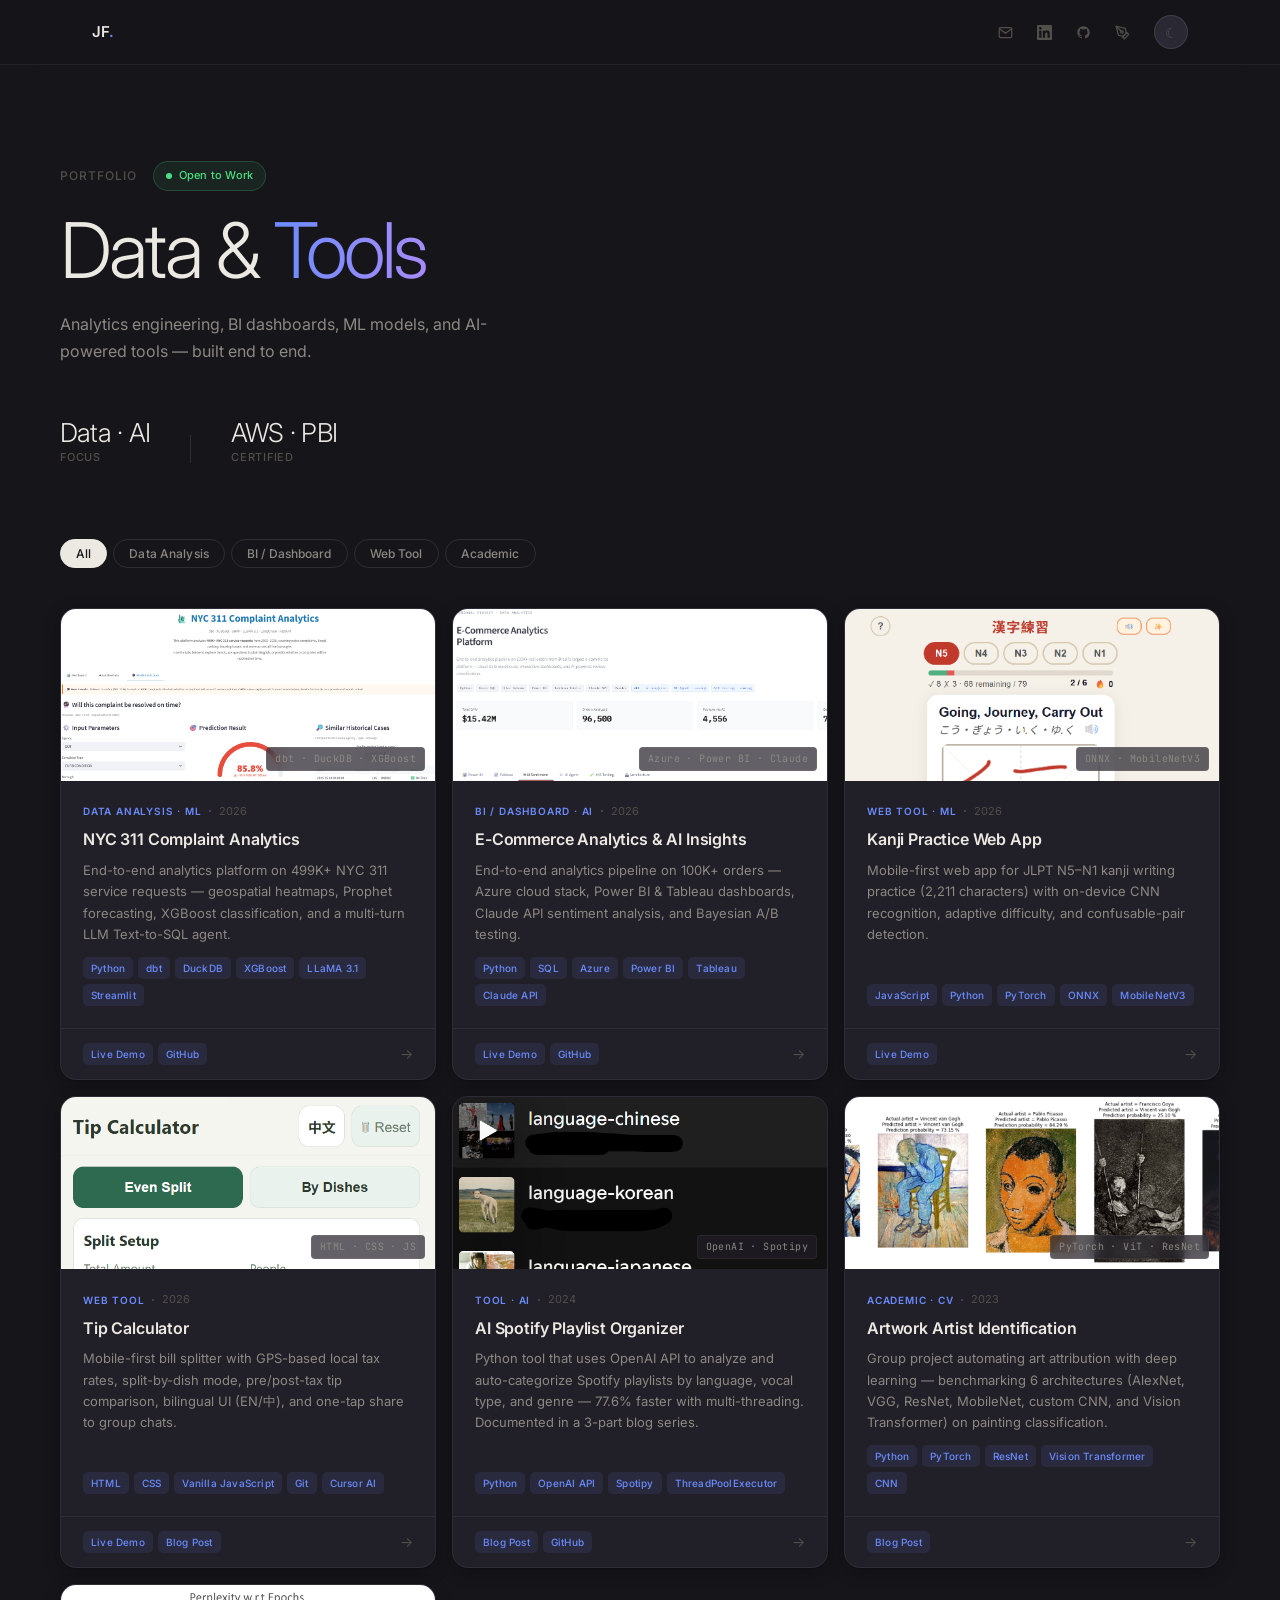
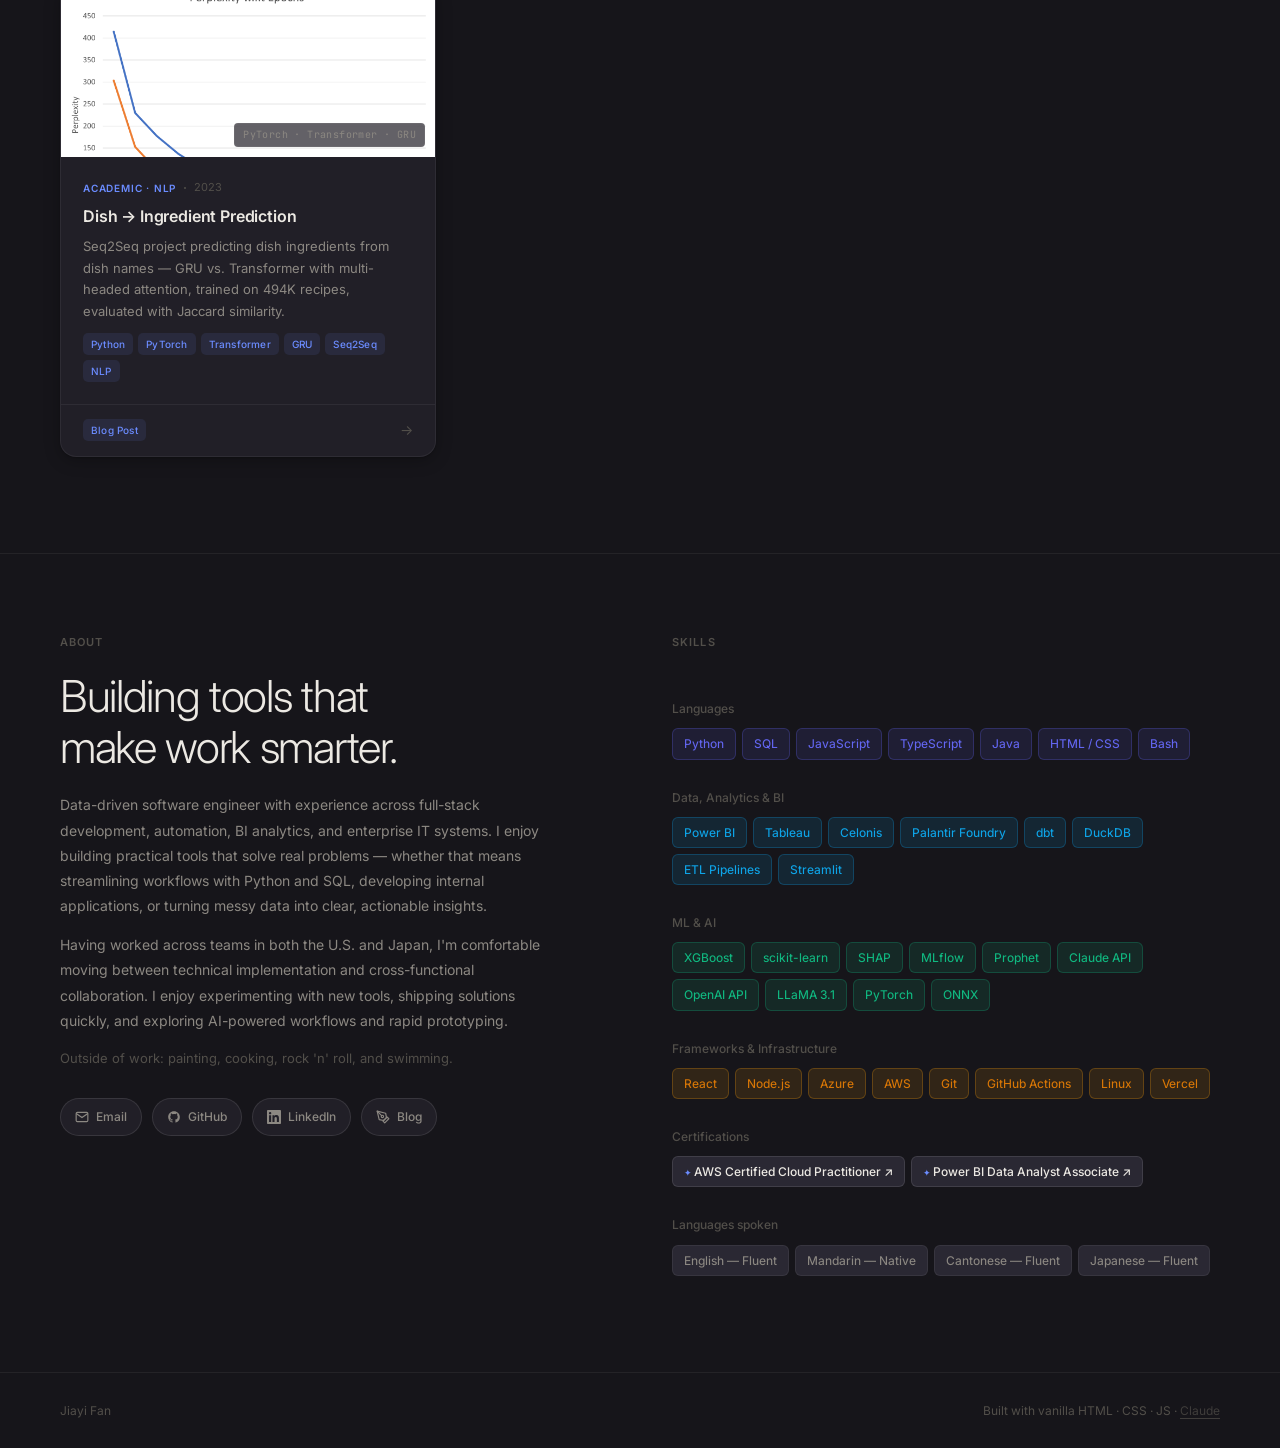
<file: index.html>
<!doctype html>
<html lang="en" data-theme="dark">
  <head>
    <meta charset="UTF-8" />
    <meta name="viewport" content="width=device-width, initial-scale=1.0" />
    <title>Jiayi Fan — Portfolio</title>
    <meta
      name="description"
      content="Portfolio of data analytics, BI dashboards, and web tools by JF."
    />
    <link rel="stylesheet" href="style.css" />
    <link rel="preconnect" href="https://fonts.googleapis.com" />
    <link
      href="https://fonts.googleapis.com/css2?family=Inter:wght@300;400;500;600&family=JetBrains+Mono:wght@400;500&display=swap"
      rel="stylesheet"
    />
  </head>
  <body>
    <header class="site-header">
      <div class="header-inner">
        <div class="logo">JF<span class="logo-dot">.</span></div>
        <nav class="header-nav">
          <a
            href="mailto:jiayi_fan@alumni.brown.edu"
            class="nav-link nav-icon"
            aria-label="Email me"
          >
            <svg
              width="15"
              height="15"
              viewBox="0 0 24 24"
              fill="none"
              stroke="currentColor"
              stroke-width="2"
            >
              <path
                d="M4 4h16c1.1 0 2 .9 2 2v12c0 1.1-.9 2-2 2H4c-1.1 0-2-.9-2-2V6c0-1.1.9-2 2-2z"
              />
              <polyline points="22,6 12,13 2,6" />
            </svg>
          </a>
          <a
            href="https://www.linkedin.com/in/jiayifan26/"
            target="_blank"
            class="nav-link nav-icon"
            aria-label="LinkedIn"
          >
            <svg width="15" height="15" viewBox="0 0 24 24" fill="currentColor">
              <path
                d="M20.447 20.452h-3.554v-5.569c0-1.328-.027-3.037-1.852-3.037-1.853 0-2.136 1.445-2.136 2.939v5.667H9.351V9h3.414v1.561h.046c.477-.9 1.637-1.85 3.37-1.85 3.601 0 4.267 2.37 4.267 5.455v6.286zM5.337 7.433a2.062 2.062 0 01-2.063-2.065 2.064 2.064 0 112.063 2.065zm1.782 13.019H3.555V9h3.564v11.452zM22.225 0H1.771C.792 0 0 .774 0 1.729v20.542C0 23.227.792 24 1.771 24h20.451C23.2 24 24 23.227 24 22.271V1.729C24 .774 23.2 0 22.222 0h.003z"
              />
            </svg>
          </a>
          <a
            href="https://github.com/jfan4926"
            target="_blank"
            class="nav-link nav-icon"
            aria-label="GitHub"
          >
            <svg width="15" height="15" viewBox="0 0 24 24" fill="currentColor">
              <path
                d="M12 2C6.477 2 2 6.484 2 12.017c0 4.425 2.865 8.18 6.839 9.504.5.092.682-.217.682-.483 0-.237-.008-.868-.013-1.703-2.782.605-3.369-1.343-3.369-1.343-.454-1.158-1.11-1.466-1.11-1.466-.908-.62.069-.608.069-.608 1.003.07 1.531 1.032 1.531 1.032.892 1.53 2.341 1.088 2.91.832.092-.647.35-1.088.636-1.338-2.22-.253-4.555-1.113-4.555-4.951 0-1.093.39-1.988 1.029-2.688-.103-.253-.446-1.272.098-2.65 0 0 .84-.27 2.75 1.026A9.564 9.564 0 0112 6.844c.85.004 1.705.115 2.504.337 1.909-1.296 2.747-1.027 2.747-1.027.546 1.379.202 2.398.1 2.651.64.7 1.028 1.595 1.028 2.688 0 3.848-2.339 4.695-4.566 4.943.359.309.678.92.678 1.855 0 1.338-.012 2.419-.012 2.747 0 .268.18.58.688.482A10.019 10.019 0 0022 12.017C22 6.484 17.522 2 12 2z"
              />
            </svg>
          </a>
          <a
            href="https://theparnassus.xyz/"
            target="_blank"
            class="nav-link nav-icon"
            aria-label="Blog"
          >
            <svg
              width="15"
              height="15"
              viewBox="0 0 24 24"
              fill="none"
              stroke="currentColor"
              stroke-width="2"
              stroke-linecap="round"
              stroke-linejoin="round"
            >
              <path d="M12 19l7-7 3 3-7 7-3-3z" />
              <path d="M18 13l-1.5-7.5L2 2l3.5 14.5L13 18l5-5z" />
              <path d="M2 2l7.586 7.586" />
              <circle cx="11" cy="11" r="2" />
            </svg>
          </a>
          <button
            class="theme-toggle"
            id="themeToggle"
            aria-label="Toggle theme"
          >
            <span class="theme-icon sun">&#9728;</span>
            <span class="theme-icon moon">&#9790;</span>
          </button>
        </nav>
      </div>
    </header>

    <main>
      <!-- Hero -->
      <section class="hero">
        <div class="hero-inner">
          <div class="hero-top">
            <p class="hero-eyebrow">Portfolio</p>
            <span class="available-badge">
              <span class="badge-dot"></span>
              Open to Work
            </span>
          </div>
          <h1 class="hero-title">
            Data &amp; <em class="gradient-text">Tools</em>
          </h1>
          <p class="hero-sub">
            Analytics engineering, BI dashboards, ML models, and AI-powered
            tools — built end to end.
          </p>
          <div class="hero-stats">
            <div class="stat">
              <span class="stat-num">Data · AI</span>
              <span class="stat-label">Focus</span>
            </div>
            <div class="stat-divider"></div>
            <div class="stat">
              <span class="stat-num">AWS · PBI</span>
              <span class="stat-label">Certified</span>
            </div>
          </div>
        </div>
      </section>

      <!-- Filter -->
      <section class="filter-bar">
        <div class="filter-inner">
          <button class="filter-btn active" data-filter="all">All</button>
          <button class="filter-btn" data-filter="da">Data Analysis</button>
          <button class="filter-btn" data-filter="bi">BI / Dashboard</button>
          <button class="filter-btn" data-filter="tool">Web Tool</button>
          <button class="filter-btn" data-filter="academic">Academic</button>
        </div>
      </section>

      <!-- Project grid -->
      <section class="grid-section">
        <div class="project-grid" id="projectGrid"></div>
      </section>

      <!-- About & Contact -->
      <section class="about-section">
        <div class="about-inner">
          <div class="about-bio">
            <p class="section-label">About</p>
            <h2 class="about-title">
              Building tools that<br />make work smarter.
            </h2>
            <p class="about-text">
              Data-driven software engineer with experience across full-stack
              development, automation, BI analytics, and enterprise IT systems.
              I enjoy building practical tools that solve real problems —
              whether that means streamlining workflows with Python and SQL,
              developing internal applications, or turning messy data into
              clear, actionable insights.
            </p>
            <p class="about-text">
              Having worked across teams in both the U.S. and Japan, I'm
              comfortable moving between technical implementation and
              cross-functional collaboration. I enjoy experimenting with new
              tools, shipping solutions quickly, and exploring AI-powered
              workflows and rapid prototyping.
            </p>
            <p class="about-text" style="color: var(--text-3); font-size: 13px">
              Outside of work: painting, cooking, rock 'n' roll, and swimming.
            </p>
            <div class="contact-links">
              <a href="mailto:jiayi_fan@alumni.brown.edu" class="contact-chip">
                <svg
                  width="14"
                  height="14"
                  viewBox="0 0 24 24"
                  fill="none"
                  stroke="currentColor"
                  stroke-width="2"
                >
                  <path
                    d="M4 4h16c1.1 0 2 .9 2 2v12c0 1.1-.9 2-2 2H4c-1.1 0-2-.9-2-2V6c0-1.1.9-2 2-2z"
                  />
                  <polyline points="22,6 12,13 2,6" />
                </svg>
                Email
              </a>
              <a
                href="https://github.com/jfan4926"
                target="_blank"
                class="contact-chip"
              >
                <svg
                  width="14"
                  height="14"
                  viewBox="0 0 24 24"
                  fill="currentColor"
                >
                  <path
                    d="M12 2C6.477 2 2 6.484 2 12.017c0 4.425 2.865 8.18 6.839 9.504.5.092.682-.217.682-.483 0-.237-.008-.868-.013-1.703-2.782.605-3.369-1.343-3.369-1.343-.454-1.158-1.11-1.466-1.11-1.466-.908-.62.069-.608.069-.608 1.003.07 1.531 1.032 1.531 1.032.892 1.53 2.341 1.088 2.91.832.092-.647.35-1.088.636-1.338-2.22-.253-4.555-1.113-4.555-4.951 0-1.093.39-1.988 1.029-2.688-.103-.253-.446-1.272.098-2.65 0 0 .84-.27 2.75 1.026A9.564 9.564 0 0112 6.844c.85.004 1.705.115 2.504.337 1.909-1.296 2.747-1.027 2.747-1.027.546 1.379.202 2.398.1 2.651.64.7 1.028 1.595 1.028 2.688 0 3.848-2.339 4.695-4.566 4.943.359.309.678.92.678 1.855 0 1.338-.012 2.419-.012 2.747 0 .268.18.58.688.482A10.019 10.019 0 0022 12.017C22 6.484 17.522 2 12 2z"
                  />
                </svg>
                GitHub
              </a>
              <a
                href="https://www.linkedin.com/in/jiayifan26/"
                target="_blank"
                class="contact-chip"
              >
                <svg
                  width="14"
                  height="14"
                  viewBox="0 0 24 24"
                  fill="currentColor"
                >
                  <path
                    d="M20.447 20.452h-3.554v-5.569c0-1.328-.027-3.037-1.852-3.037-1.853 0-2.136 1.445-2.136 2.939v5.667H9.351V9h3.414v1.561h.046c.477-.9 1.637-1.85 3.37-1.85 3.601 0 4.267 2.37 4.267 5.455v6.286zM5.337 7.433a2.062 2.062 0 01-2.063-2.065 2.064 2.064 0 112.063 2.065zm1.782 13.019H3.555V9h3.564v11.452zM22.225 0H1.771C.792 0 0 .774 0 1.729v20.542C0 23.227.792 24 1.771 24h20.451C23.2 24 24 23.227 24 22.271V1.729C24 .774 23.2 0 22.222 0h.003z"
                  />
                </svg>
                LinkedIn
              </a>
              <a
                href="https://theparnassus.xyz/"
                target="_blank"
                class="contact-chip"
              >
                <svg
                  width="14"
                  height="14"
                  viewBox="0 0 24 24"
                  fill="none"
                  stroke="currentColor"
                  stroke-width="2"
                  stroke-linecap="round"
                  stroke-linejoin="round"
                >
                  <path d="M12 19l7-7 3 3-7 7-3-3z" />
                  <path d="M18 13l-1.5-7.5L2 2l3.5 14.5L13 18l5-5z" />
                  <path d="M2 2l7.586 7.586" />
                  <circle cx="11" cy="11" r="2" />
                </svg>
                Blog
              </a>
            </div>
          </div>

          <div class="stack-panel">
            <p class="section-label">Skills</p>

            <div class="stack-group">
              <p class="stack-group-label">Languages</p>
              <div class="stack-tags" data-group="lang">
                <span class="stag">Python</span>
                <span class="stag">SQL</span>
                <span class="stag">JavaScript</span>
                <span class="stag">TypeScript</span>
                <span class="stag">Java</span>
                <span class="stag">HTML / CSS</span>
                <span class="stag">Bash</span>
              </div>
            </div>

            <div class="stack-group">
              <p class="stack-group-label">Data, Analytics & BI</p>
              <div class="stack-tags" data-group="data">
                <span class="stag">Power BI</span>
                <span class="stag">Tableau</span>
                <span class="stag">Celonis</span>
                <span class="stag">Palantir Foundry</span>
                <span class="stag">dbt</span>
                <span class="stag">DuckDB</span>
                <span class="stag">ETL Pipelines</span>
                <span class="stag">Streamlit</span>
              </div>
            </div>

            <div class="stack-group">
              <p class="stack-group-label">ML & AI</p>
              <div class="stack-tags" data-group="ml">
                <span class="stag">XGBoost</span>
                <span class="stag">scikit-learn</span>
                <span class="stag">SHAP</span>
                <span class="stag">MLflow</span>
                <span class="stag">Prophet</span>
                <span class="stag">Claude API</span>
                <span class="stag">OpenAI API</span>
                <span class="stag">LLaMA 3.1</span>
                <span class="stag">PyTorch</span>
                <span class="stag">ONNX</span>
              </div>
            </div>

            <div class="stack-group">
              <p class="stack-group-label">Frameworks & Infrastructure</p>
              <div class="stack-tags" data-group="infra">
                <span class="stag">React</span>
                <span class="stag">Node.js</span>
                <span class="stag">Azure</span>
                <span class="stag">AWS</span>
                <span class="stag">Git</span>
                <span class="stag">GitHub Actions</span>
                <span class="stag">Linux</span>
                <span class="stag">Vercel</span>
              </div>
            </div>

            <div class="stack-group">
              <p class="stack-group-label">Certifications</p>
              <div class="stack-tags">
                <a
                  href="https://www.credly.com/badges/e9403349-af2a-4915-9c46-10d5ec72975f/linked_in_profile"
                  target="_blank"
                  class="stag stag-cert"
                  >AWS Certified Cloud Practitioner ↗</a
                >
                <a
                  href="https://learn.microsoft.com/api/credentials/share/en-us/Jo-5807/DD3075DA4A79745F?sharingId"
                  target="_blank"
                  class="stag stag-cert"
                  >Power BI Data Analyst Associate ↗</a
                >
              </div>
            </div>

            <div class="stack-group">
              <p class="stack-group-label">Languages spoken</p>
              <div class="stack-tags">
                <span class="stag">English — Fluent</span>
                <span class="stag">Mandarin — Native</span>
                <span class="stag">Cantonese — Fluent</span>
                <span class="stag">Japanese — Fluent</span>
              </div>
            </div>
          </div>
        </div>
      </section>
    </main>

    <footer class="site-footer">
      <div class="footer-inner">
        <span class="footer-text">Jiayi Fan</span>
        <span class="footer-text"
          >Built with vanilla HTML · CSS · JS ·
          <a
            href="https://claude.ai"
            target="_blank"
            style="
              color: inherit;
              text-decoration: underline;
              text-underline-offset: 3px;
              opacity: 0.7;
            "
            >Claude</a
          ></span
        >
      </div>
    </footer>

    <script src="data.js"></script>
    <script src="main.js"></script>
  </body>
</html>
</file>
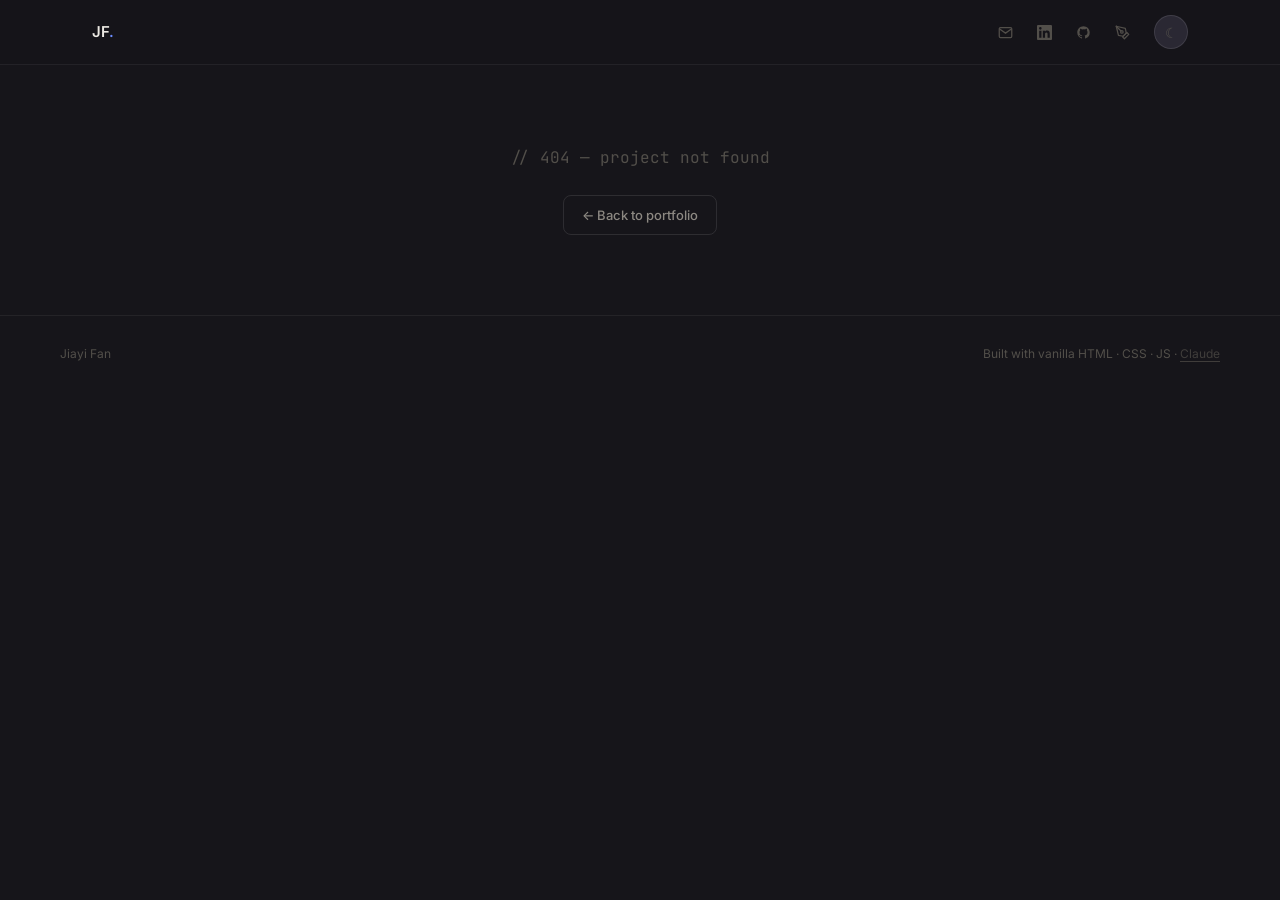
<file: project.html>
<!DOCTYPE html>
<html lang="en" data-theme="dark">
<head>
  <meta charset="UTF-8" />
  <meta name="viewport" content="width=device-width, initial-scale=1.0" />
  <title>Project — Portfolio</title>
  <link rel="stylesheet" href="style.css" />
  <link rel="preconnect" href="https://fonts.googleapis.com" />
  <link href="https://fonts.googleapis.com/css2?family=Inter:wght@300;400;500;600&family=JetBrains+Mono:wght@400;500&display=swap" rel="stylesheet" />
</head>
<body>
  <header class="site-header">
    <div class="header-inner">
      <div class="logo">
        <a href="index.html" style="color:inherit;text-decoration:none">JF<span class="logo-dot">.</span></a>
      </div>
      <nav class="header-nav">
        <a href="mailto:jiayi_fan@alumni.brown.edu" class="nav-link nav-icon" aria-label="Email">
          <svg width="15" height="15" viewBox="0 0 24 24" fill="none" stroke="currentColor" stroke-width="2"><path d="M4 4h16c1.1 0 2 .9 2 2v12c0 1.1-.9 2-2 2H4c-1.1 0-2-.9-2-2V6c0-1.1.9-2 2-2z"/><polyline points="22,6 12,13 2,6"/></svg>
        </a>
        <a href="https://www.linkedin.com/in/jiayifan26/" target="_blank" class="nav-link nav-icon" aria-label="LinkedIn">
          <svg width="15" height="15" viewBox="0 0 24 24" fill="currentColor"><path d="M20.447 20.452h-3.554v-5.569c0-1.328-.027-3.037-1.852-3.037-1.853 0-2.136 1.445-2.136 2.939v5.667H9.351V9h3.414v1.561h.046c.477-.9 1.637-1.85 3.37-1.85 3.601 0 4.267 2.37 4.267 5.455v6.286zM5.337 7.433a2.062 2.062 0 01-2.063-2.065 2.064 2.064 0 112.063 2.065zm1.782 13.019H3.555V9h3.564v11.452zM22.225 0H1.771C.792 0 0 .774 0 1.729v20.542C0 23.227.792 24 1.771 24h20.451C23.2 24 24 23.227 24 22.271V1.729C24 .774 23.2 0 22.222 0h.003z"/></svg>
        </a>
        <a href="https://github.com/jfan4926" target="_blank" class="nav-link nav-icon" aria-label="GitHub">
          <svg width="15" height="15" viewBox="0 0 24 24" fill="currentColor"><path d="M12 2C6.477 2 2 6.484 2 12.017c0 4.425 2.865 8.18 6.839 9.504.5.092.682-.217.682-.483 0-.237-.008-.868-.013-1.703-2.782.605-3.369-1.343-3.369-1.343-.454-1.158-1.11-1.466-1.11-1.466-.908-.62.069-.608.069-.608 1.003.07 1.531 1.032 1.531 1.032.892 1.53 2.341 1.088 2.91.832.092-.647.35-1.088.636-1.338-2.22-.253-4.555-1.113-4.555-4.951 0-1.093.39-1.988 1.029-2.688-.103-.253-.446-1.272.098-2.65 0 0 .84-.27 2.75 1.026A9.564 9.564 0 0112 6.844c.85.004 1.705.115 2.504.337 1.909-1.296 2.747-1.027 2.747-1.027.546 1.379.202 2.398.1 2.651.64.7 1.028 1.595 1.028 2.688 0 3.848-2.339 4.695-4.566 4.943.359.309.678.92.678 1.855 0 1.338-.012 2.419-.012 2.747 0 .268.18.58.688.482A10.019 10.019 0 0022 12.017C22 6.484 17.522 2 12 2z"/></svg>
        </a>
        <a href="https://theparnassus.xyz/" target="_blank" class="nav-link nav-icon" aria-label="Blog">
          <svg width="15" height="15" viewBox="0 0 24 24" fill="none" stroke="currentColor" stroke-width="2" stroke-linecap="round" stroke-linejoin="round"><path d="M12 19l7-7 3 3-7 7-3-3z"/><path d="M18 13l-1.5-7.5L2 2l3.5 14.5L13 18l5-5z"/><path d="M2 2l7.586 7.586"/><circle cx="11" cy="11" r="2"/></svg>
        </a>
        <button class="theme-toggle" id="themeToggle" aria-label="Toggle theme">
          <span class="theme-icon sun">&#9728;</span>
          <span class="theme-icon moon">&#9790;</span>
        </button>
      </nav>
    </div>
  </header>

  <main id="projectDetail">
    <!-- Injected by JS -->
  </main>

  <footer class="site-footer">
    <div class="footer-inner">
      <span class="footer-text">Jiayi Fan</span>
      <span class="footer-text">Built with vanilla HTML · CSS · JS · <a href="https://claude.ai" target="_blank" style="color:inherit;text-decoration:underline;text-underline-offset:3px;opacity:0.7">Claude</a></span>
    </div>
  </footer>

  <script src="data.js"></script>
  <script src="project.js"></script>
</body>
</html>
</file>
<file: style.css>
/* ── Variables ── */
:root {
  --bg: #f8f7f4;
  --bg-2: #f0ede8;
  --surface: #ffffff;
  --surface-2: #f4f2ee;
  --border: rgba(0,0,0,0.07);
  --border-strong: rgba(0,0,0,0.12);
  --text: #1a1814;
  --text-2: #6b6560;
  --text-3: #a8a39d;
  --accent: #1d4ed8;
  --accent-soft: #eff3ff;
  --tag-bg: rgba(29,78,216,0.07);
  --mono: 'JetBrains Mono', monospace;
  --sans: 'Inter', sans-serif;
  --radius: 16px;
  --radius-sm: 8px;
  --shadow: 0 1px 2px rgba(0,0,0,0.04), 0 4px 12px rgba(0,0,0,0.05);
  --shadow-hover: 0 8px 32px rgba(0,0,0,0.10);
  --transition: 0.22s cubic-bezier(0.4,0,0.2,1);
}

[data-theme="dark"] {
  --bg: #16151a;
  --bg-2: #1d1c22;
  --surface: #211f27;
  --surface-2: #2a2833;
  --border: rgba(255,255,255,0.06);
  --border-strong: rgba(255,255,255,0.1);
  --text: #ece9e3;
  --text-2: #8c8882;
  --text-3: #524f4a;
  --accent: #6b8cff;
  --accent-soft: rgba(107,140,255,0.1);
  --tag-bg: rgba(107,140,255,0.1);
  --shadow: 0 1px 2px rgba(0,0,0,0.2), 0 4px 16px rgba(0,0,0,0.25);
  --shadow-hover: 0 8px 40px rgba(0,0,0,0.4);
}

/* ── Reset ── */
*, *::before, *::after { box-sizing: border-box; margin: 0; padding: 0; }
html { font-size: 16px; scroll-behavior: smooth; }
body {
  font-family: var(--sans);
  background: var(--bg);
  color: var(--text);
  line-height: 1.6;
  min-height: 100vh;
  transition: background var(--transition), color var(--transition);
  -webkit-font-smoothing: antialiased;
}
a { color: inherit; text-decoration: none; }
button { cursor: pointer; border: none; background: none; font-family: inherit; }

/* ── Header ── */
.site-header {
  position: sticky;
  top: 0;
  z-index: 100;
  backdrop-filter: blur(20px);
  -webkit-backdrop-filter: blur(20px);
  background: color-mix(in srgb, var(--bg) 85%, transparent);
  border-bottom: 1px solid var(--border);
}
.header-inner {
  max-width: 1160px;
  margin: 0 auto;
  padding: 0 32px;
  height: 64px;
  display: flex;
  align-items: center;
  justify-content: space-between;
}
.logo {
  font-size: 15px;
  font-weight: 600;
  letter-spacing: -0.01em;
  color: var(--text);
}
.logo-dot { color: var(--accent); }
.header-nav { display: flex; align-items: center; gap: 24px; }
.nav-link {
  font-size: 13px;
  color: var(--text-2);
  transition: color var(--transition);
  font-weight: 450;
}
.nav-link:hover { color: var(--text); }

/* ── Theme toggle ── */
.theme-toggle {
  width: 34px;
  height: 34px;
  border-radius: 50%;
  border: 1px solid var(--border-strong);
  display: flex;
  align-items: center;
  justify-content: center;
  font-size: 14px;
  color: var(--text-3);
  background: var(--surface-2);
  transition: all var(--transition);
}
.theme-toggle:hover { color: var(--text); border-color: var(--text-3); }
[data-theme="dark"] .sun { display: none; }
[data-theme="light"] .moon { display: none; }

/* ── Hero ── */
.hero {
  padding: 96px 32px 72px;
}
.hero-inner { max-width: 1160px; margin: 0 auto; }
.hero-top {
  display: flex;
  align-items: center;
  gap: 16px;
  margin-bottom: 20px;
}
.hero-top .hero-eyebrow { margin-bottom: 0; }

.available-badge {
  display: inline-flex;
  align-items: center;
  gap: 7px;
  padding: 5px 12px;
  border-radius: 100px;
  font-size: 11px;
  font-weight: 500;
  color: #16a34a;
  background: rgba(22,163,74,0.08);
  border: 1px solid rgba(22,163,74,0.2);
  letter-spacing: 0.02em;
}
[data-theme="dark"] .available-badge {
  color: #4ade80;
  background: rgba(74,222,128,0.08);
  border-color: rgba(74,222,128,0.2);
}
.badge-dot {
  width: 6px;
  height: 6px;
  border-radius: 50%;
  background: #16a34a;
  animation: pulse 2s ease infinite;
}
[data-theme="dark"] .badge-dot { background: #4ade80; }
@keyframes pulse {
  0%, 100% { opacity: 1; transform: scale(1); }
  50%       { opacity: 0.5; transform: scale(0.75); }
}

.gradient-text {
  font-style: normal;
  background: linear-gradient(90deg, var(--accent) 0%, #a78bfa 50%, var(--accent) 100%);
  background-size: 200% auto;
  -webkit-background-clip: text;
  -webkit-text-fill-color: transparent;
  background-clip: text;
  animation: shimmer 4s linear infinite;
}
@keyframes shimmer {
  from { background-position: 0% center; }
  to   { background-position: 200% center; }
}

.hero-eyebrow {
  font-size: 12px;
  font-weight: 500;
  color: var(--text-3);
  letter-spacing: 0.08em;
  text-transform: uppercase;
  margin-bottom: 20px;
}
.hero-title {
  font-size: clamp(42px, 6vw, 80px);
  font-weight: 300;
  letter-spacing: -0.04em;
  line-height: 1.05;
  margin-bottom: 20px;
  color: var(--text);
}
.hero-title em {
  font-style: normal;
  color: var(--accent);
}
.hero-sub {
  font-size: 16px;
  color: var(--text-2);
  max-width: 480px;
  line-height: 1.65;
  font-weight: 400;
  margin-bottom: 56px;
}
.hero-stats {
  display: flex;
  align-items: flex-end;
  gap: 40px;
}
.stat { display: flex; flex-direction: column; gap: 3px; }
.stat-num {
  font-size: 26px;
  font-weight: 300;
  color: var(--text);
  letter-spacing: -0.03em;
  line-height: 1;
}
.stat-label {
  font-size: 11px;
  color: var(--text-3);
  text-transform: uppercase;
  letter-spacing: 0.07em;
  font-weight: 500;
}
.stat-divider {
  width: 1px;
  height: 28px;
  background: var(--border-strong);
  margin-bottom: 4px;
}

/* ── Filter bar ── */
.filter-bar {
  padding: 0 32px 40px;
}
.filter-inner {
  max-width: 1160px;
  margin: 0 auto;
  display: flex;
  gap: 6px;
  flex-wrap: wrap;
}
.filter-btn {
  padding: 6px 15px;
  border-radius: 100px;
  font-size: 12px;
  font-weight: 500;
  color: var(--text-2);
  border: 1px solid var(--border-strong);
  background: transparent;
  transition: all var(--transition);
  letter-spacing: 0.01em;
}
.filter-btn:hover { color: var(--text); border-color: var(--text-3); }
.filter-btn.active {
  background: var(--text);
  border-color: var(--text);
  color: var(--bg);
}

/* ── Project grid ── */
.grid-section {
  padding: 0 32px 96px;
}
.project-grid {
  max-width: 1160px;
  margin: 0 auto;
  display: grid;
  grid-template-columns: repeat(3, 1fr);
  gap: 16px;
}
@media (max-width: 960px) { .project-grid { grid-template-columns: repeat(2, 1fr); } }
@media (max-width: 600px) { .project-grid { grid-template-columns: 1fr; } }

/* ── Project card ── */
.card {
  background: var(--surface);
  border: 1px solid var(--border);
  border-radius: var(--radius);
  overflow: hidden;
  box-shadow: var(--shadow);
  transition: transform var(--transition), box-shadow var(--transition);
  cursor: pointer;
  display: flex;
  flex-direction: column;
}
.card:hover {
  transform: translateY(-3px);
  box-shadow: var(--shadow-hover);
}
.card-thumb {
  height: 172px;
  position: relative;
  overflow: hidden;
}
.card-thumb-bg {
  width: 100%;
  height: 100%;
  display: flex;
  align-items: center;
  justify-content: center;
  position: relative;
  overflow: hidden;
}
.card-thumb-bg img {
  width: 100%;
  height: 100%;
  object-fit: cover;
  object-position: top;
  display: block;
  transition: transform 0.4s ease;
}
.card:hover .card-thumb-bg img {
  transform: scale(1.03);
}
.thumb-icon {
  font-size: 40px;
  opacity: 0.85;
}
.thumb-label {
  position: absolute;
  bottom: 10px;
  right: 10px;
  font-family: var(--mono);
  font-size: 10px;
  color: var(--text-2);
  letter-spacing: 0.04em;
  z-index: 1;
  padding: 3px 8px;
  border-radius: 4px;
  background: color-mix(in srgb, var(--surface) 70%, transparent);
  backdrop-filter: blur(8px);
  -webkit-backdrop-filter: blur(8px);
  border: 1px solid var(--border);
}

.card-body { padding: 22px; flex: 1; display: flex; flex-direction: column; gap: 9px; }
.card-meta { display: flex; align-items: center; gap: 8px; }
.card-type {
  font-size: 10px;
  font-weight: 600;
  color: var(--accent);
  text-transform: uppercase;
  letter-spacing: 0.08em;
}
.card-dot { width: 2px; height: 2px; border-radius: 50%; background: var(--text-3); }
.card-date { font-size: 11px; color: var(--text-3); }
.card-title {
  font-size: 16px;
  font-weight: 600;
  color: var(--text);
  line-height: 1.35;
  letter-spacing: -0.01em;
}
.card-desc {
  font-size: 13px;
  color: var(--text-2);
  line-height: 1.65;
  flex: 1;
}
.card-tags { display: flex; gap: 5px; flex-wrap: wrap; margin-top: 2px; }
.tag {
  padding: 3px 8px;
  border-radius: 5px;
  font-size: 10px;
  font-weight: 500;
  color: var(--accent);
  background: var(--tag-bg);
  letter-spacing: 0.02em;
}
.card-footer {
  padding: 14px 22px;
  border-top: 1px solid var(--border);
  display: flex;
  align-items: center;
  justify-content: space-between;
}
.card-links { display: flex; gap: 5px; }
.card-arrow {
  font-size: 14px;
  color: var(--text-3);
  transition: color var(--transition), transform var(--transition);
}
.card:hover .card-arrow { color: var(--text); transform: translateX(3px); }

/* ── Thumb palettes ── */
.thumb-blue   { background: linear-gradient(140deg, #1e3a8a 0%, #3b82f6 100%); }
.thumb-purple { background: linear-gradient(140deg, #2e1065 0%, #8b5cf6 100%); }
.thumb-teal   { background: linear-gradient(140deg, #134e4a 0%, #2dd4bf 100%); }
.thumb-green  { background: linear-gradient(140deg, #14532d 0%, #4ade80 100%); }
.thumb-rose   { background: linear-gradient(140deg, #4c0519 0%, #fb7185 100%); }
.thumb-amber  { background: linear-gradient(140deg, #451a03 0%, #f59e0b 100%); }
.thumb-slate  { background: linear-gradient(140deg, #0f172a 0%, #475569 100%); }
.thumb-indigo { background: linear-gradient(140deg, #1e1b4b 0%, #818cf8 100%); }

[data-theme="light"] .thumb-blue   { background: linear-gradient(140deg, #dbeafe 0%, #93c5fd 100%); }
[data-theme="light"] .thumb-purple { background: linear-gradient(140deg, #ede9fe 0%, #c4b5fd 100%); }
[data-theme="light"] .thumb-teal   { background: linear-gradient(140deg, #ccfbf1 0%, #5eead4 100%); }
[data-theme="light"] .thumb-green  { background: linear-gradient(140deg, #dcfce7 0%, #86efac 100%); }
[data-theme="light"] .thumb-rose   { background: linear-gradient(140deg, #ffe4e6 0%, #fda4af 100%); }
[data-theme="light"] .thumb-amber  { background: linear-gradient(140deg, #fef3c7 0%, #fcd34d 100%); }
[data-theme="light"] .thumb-slate  { background: linear-gradient(140deg, #f1f5f9 0%, #94a3b8 100%); }
[data-theme="light"] .thumb-indigo { background: linear-gradient(140deg, #e0e7ff 0%, #a5b4fc 100%); }

/* ── Footer ── */
.site-footer {
  border-top: 1px solid var(--border);
  padding: 28px 32px;
}
.footer-inner {
  max-width: 1160px;
  margin: 0 auto;
  display: flex;
  align-items: center;
  justify-content: space-between;
}
.footer-text { font-size: 12px; color: var(--text-3); }

/* ── Nav icon ── */
.nav-icon {
  display: flex;
  align-items: center;
  color: var(--text-3);
  transition: color var(--transition);
}
.nav-icon:hover { color: var(--text); }

/* ── About section ── */
.about-section {
  border-top: 1px solid var(--border);
  padding: 80px 32px 96px;
}
.about-inner {
  max-width: 1160px;
  margin: 0 auto;
  display: grid;
  grid-template-columns: 1fr 1fr;
  gap: 64px;
  align-items: start;
}
.section-label {
  font-size: 11px;
  font-weight: 600;
  color: var(--text-3);
  text-transform: uppercase;
  letter-spacing: 0.1em;
  margin-bottom: 20px;
}
.about-title {
  font-size: clamp(28px, 3.5vw, 44px);
  font-weight: 300;
  letter-spacing: -0.03em;
  line-height: 1.15;
  margin-bottom: 20px;
  color: var(--text);
}
.about-text {
  font-size: 14px;
  color: var(--text-2);
  line-height: 1.8;
  margin-bottom: 14px;
  max-width: 480px;
}
.contact-links {
  display: flex;
  gap: 10px;
  flex-wrap: wrap;
  margin-top: 28px;
}
.contact-chip {
  display: inline-flex;
  align-items: center;
  gap: 7px;
  padding: 8px 14px;
  border-radius: 100px;
  border: 1px solid var(--border-strong);
  font-size: 12px;
  font-weight: 500;
  color: var(--text-2);
  background: var(--surface);
  transition: all var(--transition);
}
.contact-chip:hover {
  border-color: var(--accent);
  color: var(--accent);
  background: var(--accent-soft);
}

/* ── Stack panel ── */
.stack-panel { display: flex; flex-direction: column; gap: 28px; }
.stack-group { display: flex; flex-direction: column; gap: 10px; }
.stack-group-label {
  font-size: 12px;
  font-weight: 500;
  color: var(--text-3);
}
.stack-tags { display: flex; flex-wrap: wrap; gap: 6px; }
.stag {
  padding: 5px 11px;
  border-radius: 6px;
  font-size: 12px;
  font-weight: 450;
  color: var(--text-2);
  background: var(--surface-2);
  border: 1px solid var(--border);
  transition: all var(--transition);
}
.stag:hover {
  color: var(--accent);
  border-color: var(--accent);
  background: var(--accent-soft);
}
/* per-group tints */
[data-group="lang"]  .stag { background: rgba(99,102,241,0.07);  border-color: rgba(99,102,241,0.18);  color: #6366f1; }
[data-group="data"]  .stag { background: rgba(14,165,233,0.07);  border-color: rgba(14,165,233,0.18);  color: #0ea5e9; }
[data-group="ml"]    .stag { background: rgba(16,185,129,0.07);  border-color: rgba(16,185,129,0.18);  color: #10b981; }
[data-group="infra"] .stag { background: rgba(245,158,11,0.07);  border-color: rgba(245,158,11,0.18);  color: #d97706; }

[data-theme="dark"] [data-group="lang"]  .stag { background: rgba(99,102,241,0.12);  border-color: rgba(99,102,241,0.25); }
[data-theme="dark"] [data-group="data"]  .stag { background: rgba(14,165,233,0.12);  border-color: rgba(14,165,233,0.25); }
[data-theme="dark"] [data-group="ml"]    .stag { background: rgba(16,185,129,0.12);  border-color: rgba(16,185,129,0.25); }
[data-theme="dark"] [data-group="infra"] .stag { background: rgba(245,158,11,0.12);  border-color: rgba(245,158,11,0.25); }

.stag-cert {
  color: var(--text);
  border-color: var(--border-strong);
  font-weight: 500;
  text-decoration: none;
}
.stag-cert:hover { opacity: 0.8; }
.stag-cert::before {
  content: '✦ ';
  font-size: 9px;
  color: var(--accent);
}

@media (max-width: 768px) {
  .about-inner { grid-template-columns: 1fr; gap: 40px; }
  .about-section { padding: 56px 20px 64px; }
}

/* ── Detail page ── */
.detail-hero {
  padding: 72px 32px 48px;
  border-bottom: 1px solid var(--border);
}
.detail-hero-inner { max-width: 880px; margin: 0 auto; }
.back-link {
  display: inline-flex;
  align-items: center;
  gap: 6px;
  font-size: 12px;
  font-weight: 500;
  color: var(--text-3);
  margin-bottom: 36px;
  transition: color var(--transition);
  letter-spacing: 0.01em;
}
.back-link:hover { color: var(--text); }
.detail-type {
  font-size: 11px;
  font-weight: 600;
  color: var(--accent);
  text-transform: uppercase;
  letter-spacing: 0.1em;
  margin-bottom: 14px;
}
.detail-title {
  font-size: clamp(30px, 4vw, 52px);
  font-weight: 300;
  letter-spacing: -0.03em;
  line-height: 1.1;
  margin-bottom: 18px;
  color: var(--text);
}
.detail-desc {
  font-size: 16px;
  color: var(--text-2);
  max-width: 640px;
  line-height: 1.7;
  margin-bottom: 32px;
}
.detail-actions { display: flex; gap: 10px; flex-wrap: wrap; }
.btn {
  display: inline-flex;
  align-items: center;
  gap: 6px;
  padding: 9px 18px;
  border-radius: var(--radius-sm);
  font-size: 13px;
  font-weight: 500;
  transition: all var(--transition);
}
.btn-primary {
  background: var(--text);
  color: var(--bg);
  border: 1px solid var(--text);
}
.btn-primary:hover { opacity: 0.82; }
.btn-ghost {
  background: transparent;
  color: var(--text-2);
  border: 1px solid var(--border-strong);
}
.btn-ghost:hover { border-color: var(--text-3); color: var(--text); }

.detail-content { padding: 52px 32px 96px; }
.detail-content-inner {
  max-width: 880px;
  margin: 0 auto;
  display: grid;
  grid-template-columns: 1fr 260px;
  gap: 48px;
}
.detail-main h2 {
  font-size: 13px;
  font-weight: 600;
  color: var(--text-3);
  text-transform: uppercase;
  letter-spacing: 0.08em;
  margin-bottom: 14px;
  margin-top: 36px;
}
.detail-main h2:first-child { margin-top: 0; }
.detail-main p {
  font-size: 14px;
  color: var(--text-2);
  line-height: 1.8;
  margin-bottom: 16px;
}
.detail-main ul { list-style: none; padding: 0; margin-bottom: 16px; }
.detail-main ul li {
  font-size: 14px;
  color: var(--text-2);
  padding: 7px 0 7px 18px;
  position: relative;
  line-height: 1.7;
  border-bottom: 1px solid var(--border);
}
.detail-main ul li:last-child { border-bottom: none; }
.detail-main ul li::before {
  content: '';
  position: absolute;
  left: 0;
  top: 17px;
  width: 5px;
  height: 1px;
  background: var(--accent);
}

.detail-figure {
  margin-top: 20px;
  border: 1px solid var(--border);
  border-radius: var(--radius-sm);
  overflow: hidden;
}
.detail-figure img {
  width: 100%;
  display: block;
}
.detail-figure figcaption {
  padding: 10px 14px;
  font-size: 12px;
  color: var(--text-3);
  background: var(--surface-2);
  border-top: 1px solid var(--border);
}

.detail-sidebar { display: flex; flex-direction: column; gap: 16px; }
.sidebar-card {
  background: var(--surface);
  border: 1px solid var(--border);
  border-radius: var(--radius-sm);
  padding: 20px;
}
.sidebar-card h3 {
  font-size: 10px;
  font-weight: 600;
  color: var(--text-3);
  text-transform: uppercase;
  letter-spacing: 0.1em;
  margin-bottom: 14px;
}
.tech-list { display: flex; flex-wrap: wrap; gap: 5px; }
.metric-row {
  display: flex;
  justify-content: space-between;
  align-items: center;
  padding: 8px 0;
  border-bottom: 1px solid var(--border);
  font-size: 13px;
}
.metric-row:last-child { border-bottom: none; }
.metric-key { color: var(--text-3); font-size: 12px; }
.metric-val { color: var(--text); font-weight: 500; font-size: 13px; }

/* ── Responsive ── */
@media (max-width: 768px) {
  .hero { padding: 56px 20px 48px; }
  .filter-bar { padding: 0 20px 28px; }
  .grid-section { padding: 0 20px 64px; }
  .detail-hero { padding: 48px 20px 36px; }
  .detail-content { padding: 36px 20px 64px; }
  .detail-content-inner { grid-template-columns: 1fr; }
  .detail-sidebar { order: -1; flex-direction: row; flex-wrap: wrap; }
  .sidebar-card { flex: 1; min-width: 200px; }
  .header-inner { padding: 0 20px; }
}

/* ── Animations ── */
@keyframes fadeUp {
  from { opacity: 0; transform: translateY(12px); }
  to   { opacity: 1; transform: translateY(0); }
}
.card {
  animation: fadeUp 0.35s ease both;
}
.card:nth-child(1) { animation-delay: 0.04s; }
.card:nth-child(2) { animation-delay: 0.08s; }
.card:nth-child(3) { animation-delay: 0.12s; }
.card:nth-child(4) { animation-delay: 0.16s; }
.card:nth-child(5) { animation-delay: 0.20s; }
.card:nth-child(6) { animation-delay: 0.24s; }
</file>
